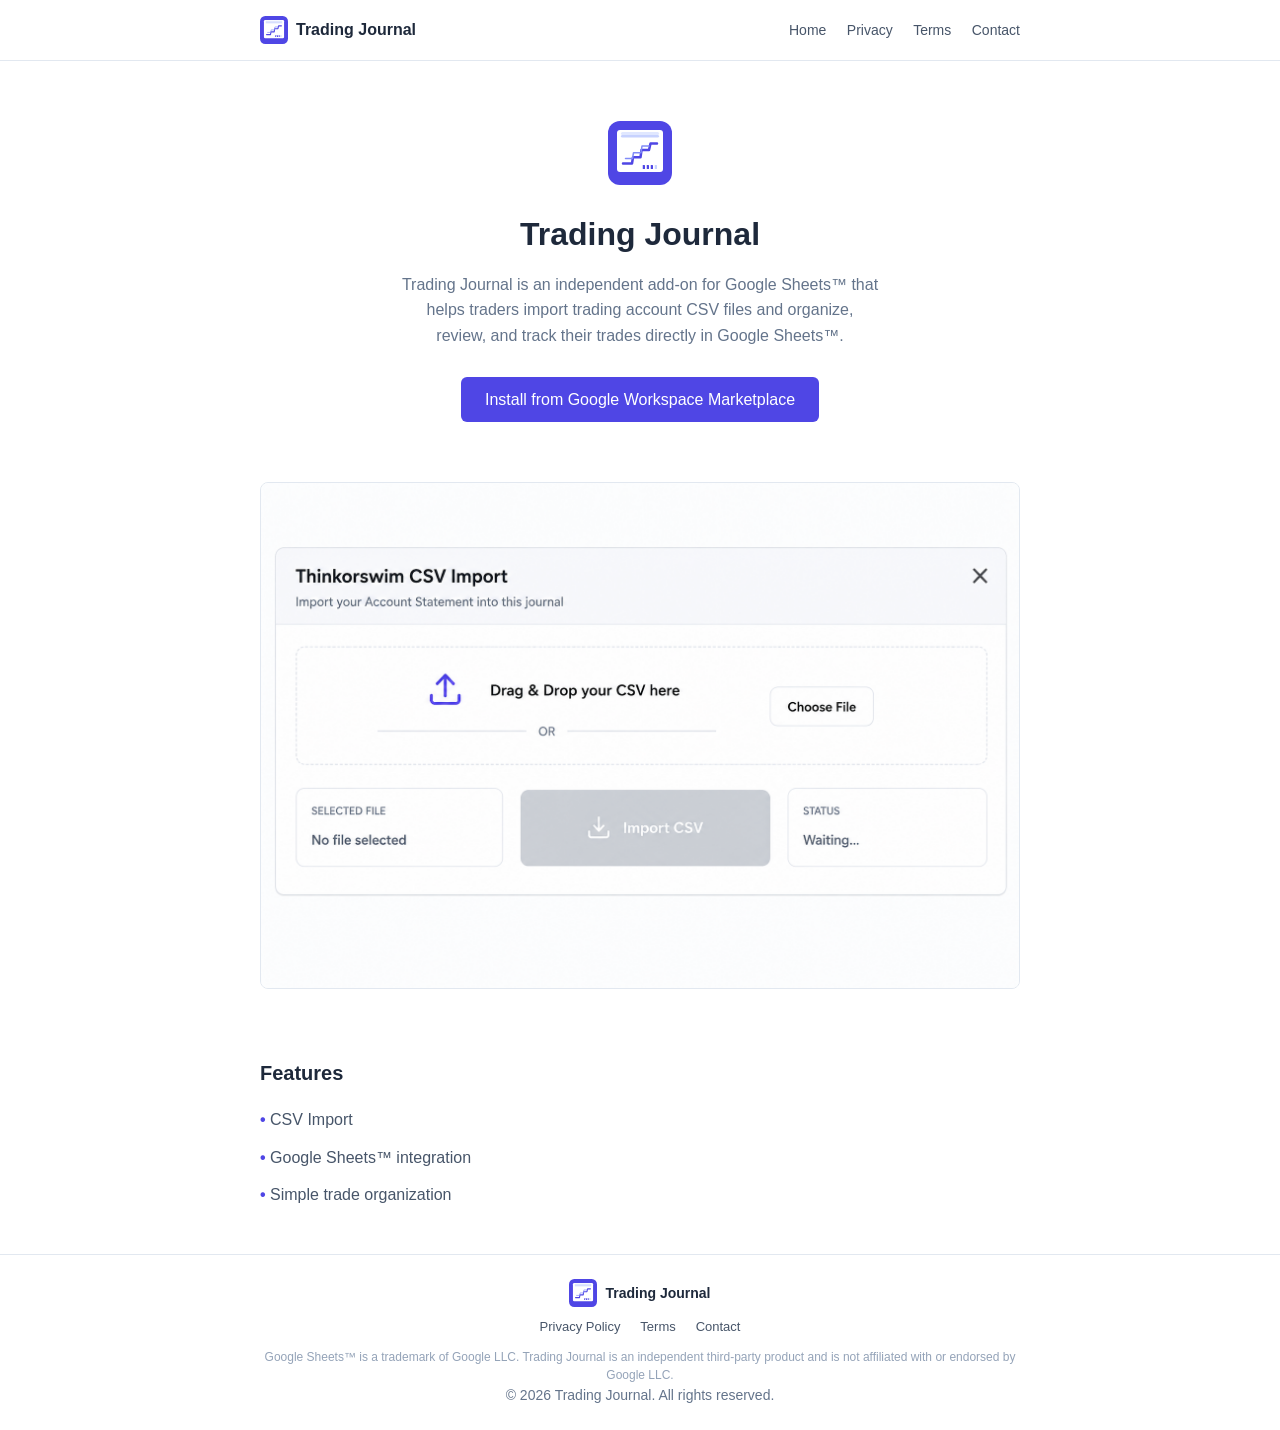
<file: index.html>
<!DOCTYPE html>
<html lang="en">
<head>
  <meta charset="UTF-8">
  <meta name="viewport" content="width=device-width, initial-scale=1.0">
  <meta name="google-site-verification" content="eL1I7CXtEPGwjUUlIbJID39X3HVKyGMa-VBXnorSu9c" />
  <title>Trading Journal</title>
  <meta name="description" content="A simple trading journal add-on for Google Sheets™. Import your trading account CSV and organize your trades directly inside Google Sheets™.">
  <link rel="icon" type="image/svg+xml" href="assets/icon.svg">
  <link rel="stylesheet" href="assets/style.css">
</head>
<body>
  <header>
    <div class="container">
      <a class="brand" href="index.html">
        <img src="assets/icon.svg" alt="Trading Journal icon">
        Trading Journal
      </a>
      <nav>
        <a href="index.html">Home</a>
        <a href="privacy.html">Privacy</a>
        <a href="terms.html">Terms</a>
        <a href="contact.html">Contact</a>
      </nav>
    </div>
  </header>

  <main>
    <section class="hero">
      <div class="container">
        <img src="assets/icon.svg" alt="Trading Journal icon">
        <h1>Trading Journal</h1>
        <p>Trading Journal is an independent add-on for Google Sheets™ that helps traders import trading account CSV files and organize, review, and track their trades directly in Google Sheets™.</p>
        <a class="btn" href="https://workspace.google.com/marketplace/" target="_blank" rel="noopener">Install from Google Workspace Marketplace</a>
      </div>
    </section>

    <section class="screenshot">
      <div class="container">
        <img src="assets/screenshot.png" alt="Trading Journal add-on screenshot showing CSV import in Google Sheets™">
      </div>
    </section>

    <section class="features">
      <div class="container">
        <h2>Features</h2>
        <ul>
          <li>CSV Import</li>
          <li>Google Sheets™ integration</li>
          <li>Simple trade organization</li>
        </ul>
      </div>
    </section>
  </main>

  <footer>
    <div class="container">
      <div class="brand">
        <img src="assets/icon.svg" alt="Trading Journal icon">
        Trading Journal
      </div>
      <nav>
        <a href="privacy.html">Privacy Policy</a>
        <a href="terms.html">Terms</a>
        <a href="contact.html">Contact</a>
      </nav>
      <p class="trademark-disclaimer">Google Sheets™ is a trademark of Google LLC. Trading Journal is an independent third-party product and is not affiliated with or endorsed by Google LLC.</p>
      <p>&copy; 2026 Trading Journal. All rights reserved.</p>
    </div>
  </footer>
</body>
</html>
</file>
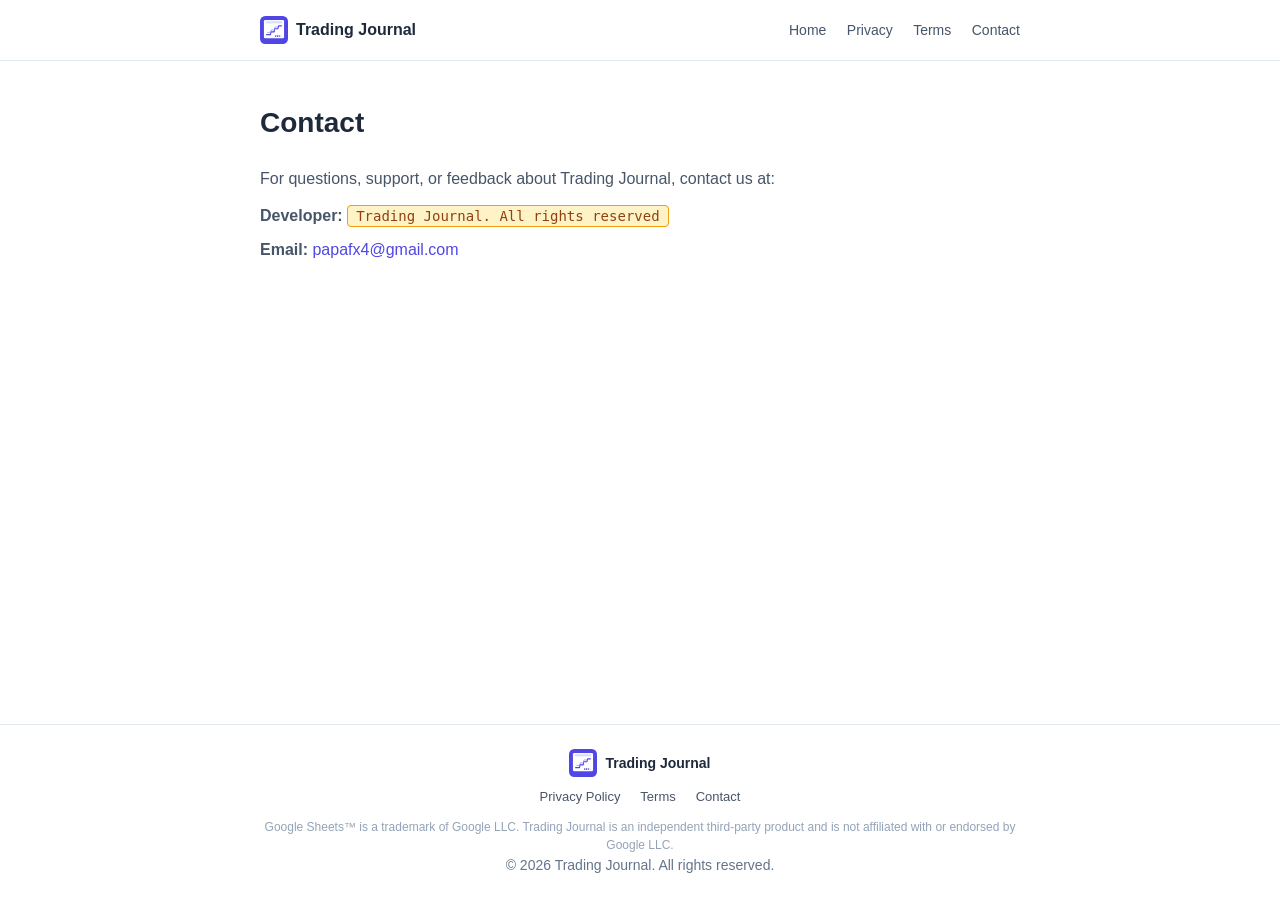
<file: contact.html>
<!DOCTYPE html>
<html lang="en">
<head>
  <meta charset="UTF-8">
  <meta name="viewport" content="width=device-width, initial-scale=1.0">
  <title>Contact - Trading Journal</title>
  <meta name="description" content="Contact the developer of Trading Journal, an independent Google Sheets™ add-on.">
  <link rel="icon" type="image/svg+xml" href="assets/icon.svg">
  <link rel="stylesheet" href="assets/style.css">
</head>
<body>
  <header>
    <div class="container">
      <a class="brand" href="index.html">
        <img src="assets/icon.svg" alt="Trading Journal icon">
        Trading Journal
      </a>
      <nav>
        <a href="index.html">Home</a>
        <a href="privacy.html">Privacy</a>
        <a href="terms.html">Terms</a>
        <a href="contact.html">Contact</a>
      </nav>
    </div>
  </header>

  <main>
    <section class="page">
      <div class="container">
        <h1>Contact</h1>
        <p>For questions, support, or feedback about Trading Journal, contact us at:</p>
        <div class="contact-info">
          <p><strong>Developer:</strong> <span class="placeholder">Trading Journal. All rights reserved</span></p>
          <p><strong>Email:</strong> <a href="mailto:papafx4@gmail.com">papafx4@gmail.com</a></p>
        </div>
      </div>
    </section>
  </main>

  <footer>
    <div class="container">
      <div class="brand">
        <img src="assets/icon.svg" alt="Trading Journal icon">
        Trading Journal
      </div>
      <nav>
        <a href="privacy.html">Privacy Policy</a>
        <a href="terms.html">Terms</a>
        <a href="contact.html">Contact</a>
      </nav>
      <p class="trademark-disclaimer">Google Sheets™ is a trademark of Google LLC. Trading Journal is an independent third-party product and is not affiliated with or endorsed by Google LLC.</p>
      <p>&copy; 2026 Trading Journal. All rights reserved.</p>
    </div>
  </footer>
</body>
</html>
</file>
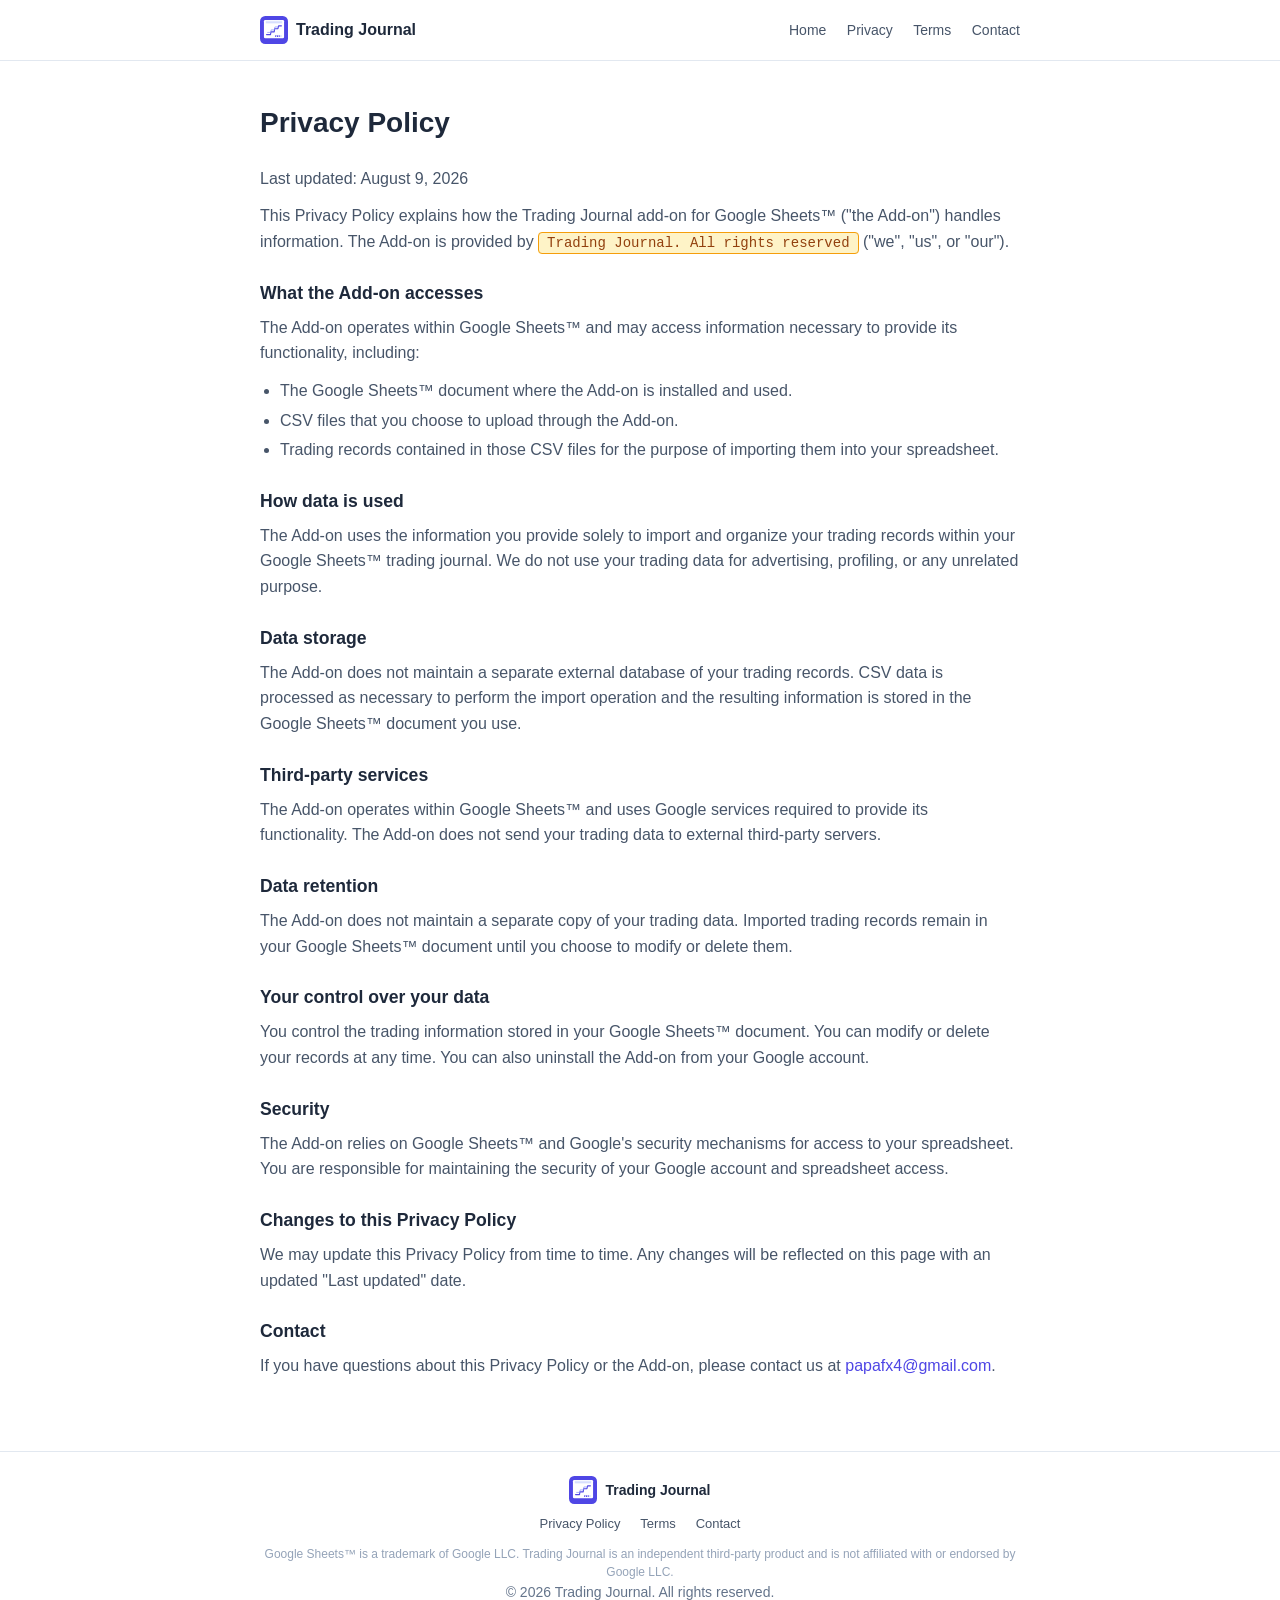
<file: privacy.html>
<!DOCTYPE html>
<html lang="en">
<head>
  <meta charset="UTF-8">
  <meta name="viewport" content="width=device-width, initial-scale=1.0">
  <title>Privacy Policy - Trading Journal</title>
  <meta name="description" content="Privacy policy for Trading Journal, an independent Google Sheets™ add-on.">
  <link rel="icon" type="image/svg+xml" href="assets/icon.svg">
  <link rel="stylesheet" href="assets/style.css">
</head>
<body>
  <header>
    <div class="container">
      <a class="brand" href="index.html">
        <img src="assets/icon.svg" alt="Trading Journal icon">
        Trading Journal
      </a>
      <nav>
        <a href="index.html">Home</a>
        <a href="privacy.html">Privacy</a>
        <a href="terms.html">Terms</a>
        <a href="contact.html">Contact</a>
      </nav>
    </div>
  </header>
<main>
  <section class="page">
    <div class="container">
      <h1>Privacy Policy</h1>
      <p>Last updated: August 9, 2026</p>

      <p>
        This Privacy Policy explains how the Trading Journal add-on for Google Sheets™
        ("the Add-on") handles information. The Add-on is provided by
        <span class="placeholder">Trading Journal. All rights reserved</span> ("we", "us", or "our").
      </p>

      <h2>What the Add-on accesses</h2>
      <p>
        The Add-on operates within Google Sheets™ and may access information
        necessary to provide its functionality, including:
      </p>
      <ul>
        <li>The Google Sheets™ document where the Add-on is installed and used.</li>
        <li>CSV files that you choose to upload through the Add-on.</li>
        <li>Trading records contained in those CSV files for the purpose of importing them into your spreadsheet.</li>
      </ul>

      <h2>How data is used</h2>
      <p>
        The Add-on uses the information you provide solely to import and
        organize your trading records within your Google Sheets™ trading journal.
        We do not use your trading data for advertising, profiling, or any
        unrelated purpose.
      </p>

      <h2>Data storage</h2>
      <p>
        The Add-on does not maintain a separate external database of your
        trading records. CSV data is processed as necessary to perform the
        import operation and the resulting information is stored in the
        Google Sheets™ document you use.
      </p>

      <h2>Third-party services</h2>
      <p>
        The Add-on operates within Google Sheets™ and uses Google services
        required to provide its functionality. The Add-on does not send your
        trading data to external third-party servers.
      </p>

      <h2>Data retention</h2>
      <p>
        The Add-on does not maintain a separate copy of your trading data.
        Imported trading records remain in your Google Sheets™ document until
        you choose to modify or delete them.
      </p>

      <h2>Your control over your data</h2>
      <p>
        You control the trading information stored in your Google Sheets™
        document. You can modify or delete your records at any time.
        You can also uninstall the Add-on from your Google account.
      </p>

      <h2>Security</h2>
      <p>
        The Add-on relies on Google Sheets™ and Google's security mechanisms
        for access to your spreadsheet. You are responsible for maintaining
        the security of your Google account and spreadsheet access.
      </p>

      <h2>Changes to this Privacy Policy</h2>
      <p>
        We may update this Privacy Policy from time to time. Any changes will
        be reflected on this page with an updated "Last updated" date.
      </p>

      <h2>Contact</h2>
      <p>
        If you have questions about this Privacy Policy or the Add-on, please
        contact us at
        <a href="mailto:papafx4@gmail.com">papafx4@gmail.com</a>.
      </p>
    </div>
  </section>
</main>

  <footer>
    <div class="container">
      <div class="brand">
        <img src="assets/icon.svg" alt="Trading Journal icon">
        Trading Journal
      </div>
      <nav>
        <a href="privacy.html">Privacy Policy</a>
        <a href="terms.html">Terms</a>
        <a href="contact.html">Contact</a>
      </nav>
      <p class="trademark-disclaimer">Google Sheets™ is a trademark of Google LLC. Trading Journal is an independent third-party product and is not affiliated with or endorsed by Google LLC.</p>
      <p>&copy; 2026 Trading Journal. All rights reserved.</p>
    </div>
  </footer>
</body>
</html>
</file>
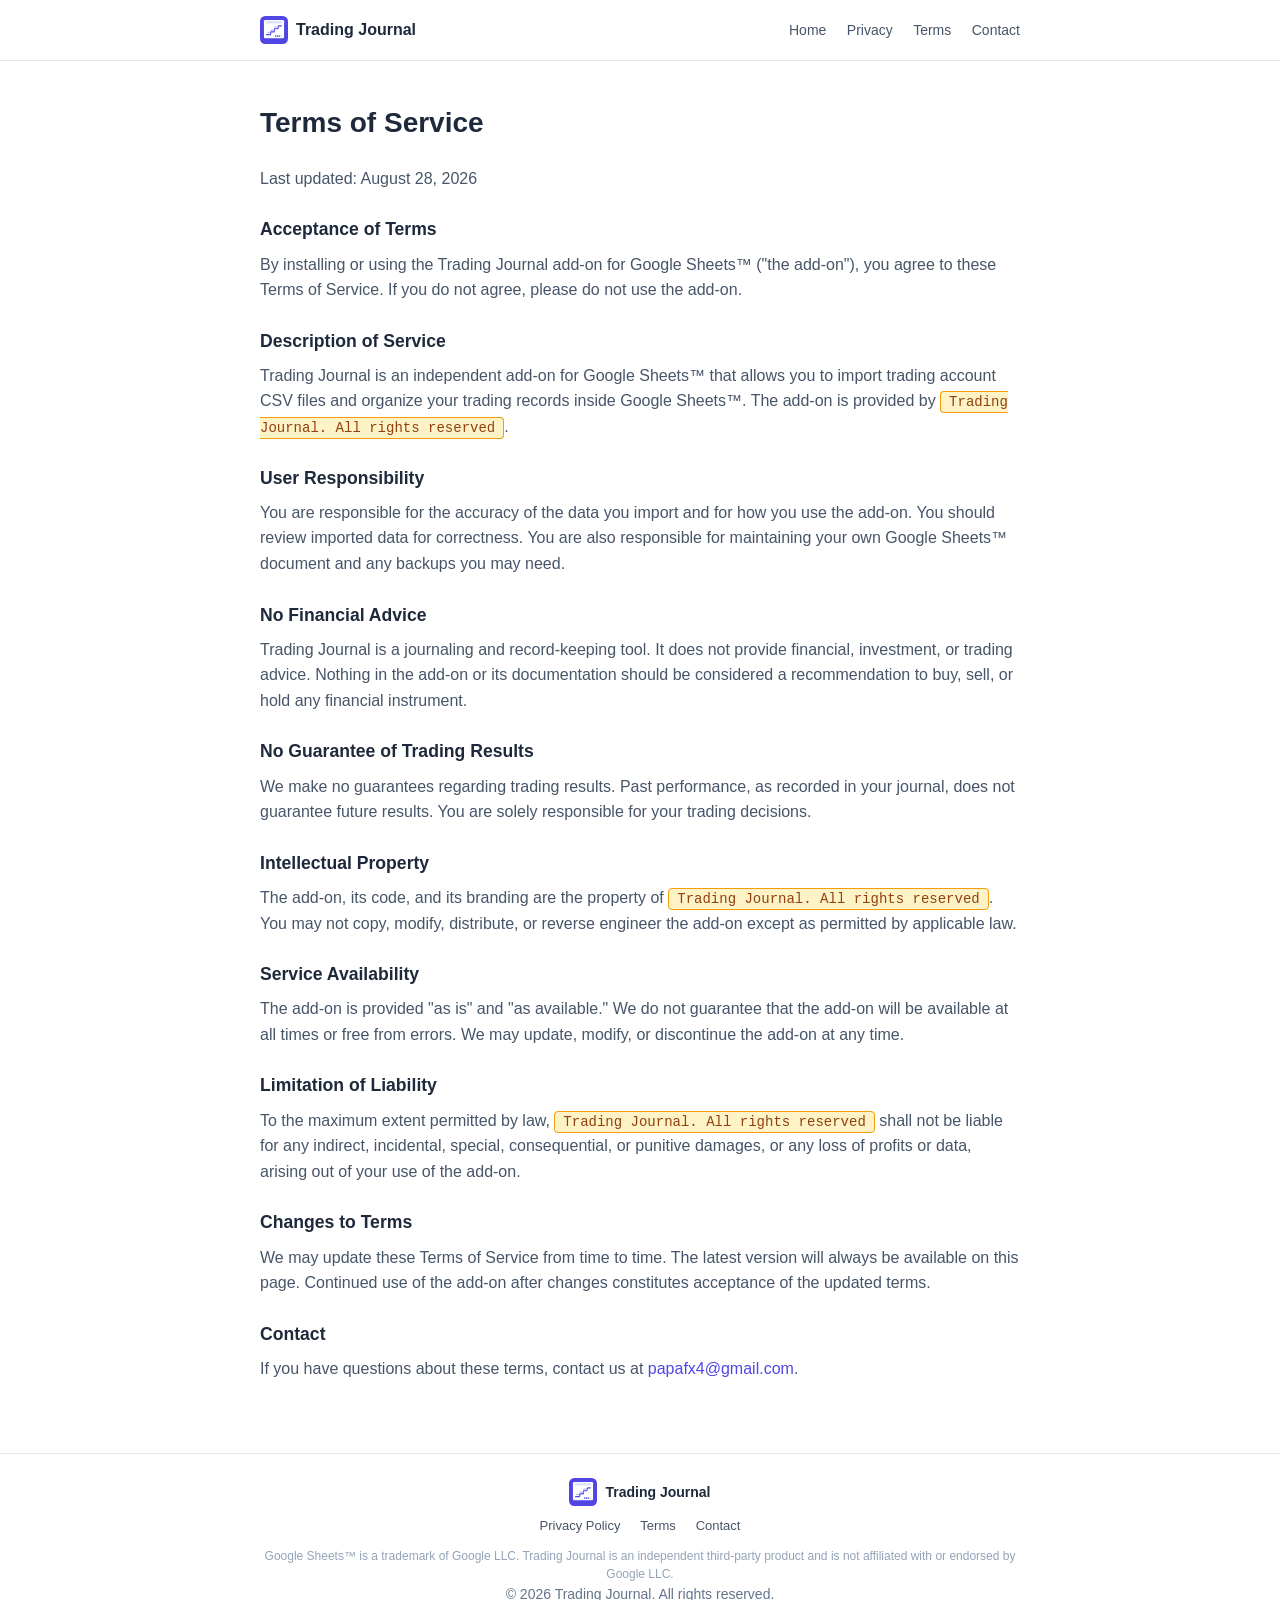
<file: terms.html>
<!DOCTYPE html>
<html lang="en">
<head>
  <meta charset="UTF-8">
  <meta name="viewport" content="width=device-width, initial-scale=1.0">
  <title>Terms of Service - Trading Journal</title>
  <meta name="description" content="Terms of service for Trading Journal, an independent Google Sheets™ add-on.">
  <link rel="icon" type="image/svg+xml" href="assets/icon.svg">
  <link rel="stylesheet" href="assets/style.css">
</head>
<body>
  <header>
    <div class="container">
      <a class="brand" href="index.html">
        <img src="assets/icon.svg" alt="Trading Journal icon">
        Trading Journal
      </a>
      <nav>
        <a href="index.html">Home</a>
        <a href="privacy.html">Privacy</a>
        <a href="terms.html">Terms</a>
        <a href="contact.html">Contact</a>
      </nav>
    </div>
  </header>

  <main>
    <section class="page">
      <div class="container">
        <h1>Terms of Service</h1>
        <p>Last updated: August 28, 2026</p>

        <h2>Acceptance of Terms</h2>
        <p>By installing or using the Trading Journal add-on for Google Sheets™ ("the add-on"), you agree to these Terms of Service. If you do not agree, please do not use the add-on.</p>

        <h2>Description of Service</h2>
        <p>Trading Journal is an independent add-on for Google Sheets™ that allows you to import trading account CSV files and organize your trading records inside Google Sheets™. The add-on is provided by <span class="placeholder">Trading Journal. All rights reserved</span>.</p>

        <h2>User Responsibility</h2>
        <p>You are responsible for the accuracy of the data you import and for how you use the add-on. You should review imported data for correctness. You are also responsible for maintaining your own Google Sheets™ document and any backups you may need.</p>

        <h2>No Financial Advice</h2>
        <p>Trading Journal is a journaling and record-keeping tool. It does not provide financial, investment, or trading advice. Nothing in the add-on or its documentation should be considered a recommendation to buy, sell, or hold any financial instrument.</p>

        <h2>No Guarantee of Trading Results</h2>
        <p>We make no guarantees regarding trading results. Past performance, as recorded in your journal, does not guarantee future results. You are solely responsible for your trading decisions.</p>

        <h2>Intellectual Property</h2>
        <p>The add-on, its code, and its branding are the property of <span class="placeholder">Trading Journal. All rights reserved</span>. You may not copy, modify, distribute, or reverse engineer the add-on except as permitted by applicable law.</p>

        <h2>Service Availability</h2>
        <p>The add-on is provided "as is" and "as available." We do not guarantee that the add-on will be available at all times or free from errors. We may update, modify, or discontinue the add-on at any time.</p>

        <h2>Limitation of Liability</h2>
        <p>To the maximum extent permitted by law, <span class="placeholder">Trading Journal. All rights reserved</span> shall not be liable for any indirect, incidental, special, consequential, or punitive damages, or any loss of profits or data, arising out of your use of the add-on.</p>

        <h2>Changes to Terms</h2>
        <p>We may update these Terms of Service from time to time. The latest version will always be available on this page. Continued use of the add-on after changes constitutes acceptance of the updated terms.</p>

        <h2>Contact</h2>
        <p>If you have questions about these terms, contact us at <a href="mailto:papafx4@gmail.com">papafx4@gmail.com</a>.</p>
      </div>
    </section>
  </main>

  <footer>
    <div class="container">
      <div class="brand">
        <img src="assets/icon.svg" alt="Trading Journal icon">
        Trading Journal
      </div>
      <nav>
        <a href="privacy.html">Privacy Policy</a>
        <a href="terms.html">Terms</a>
        <a href="contact.html">Contact</a>
      </nav>
      <p class="trademark-disclaimer">Google Sheets™ is a trademark of Google LLC. Trading Journal is an independent third-party product and is not affiliated with or endorsed by Google LLC.</p>
      <p>&copy; 2026 Trading Journal. All rights reserved.</p>
    </div>
  </footer>
</body>
</html>
</file>
<file: assets/style.css>
/* Trading Journal - simple site styles */
* { margin: 0; padding: 0; box-sizing: border-box; }

body {
  font-family: -apple-system, BlinkMacSystemFont, "Segoe UI", Roboto, Arial, sans-serif;
  color: #1e293b;
  background: #fff;
  line-height: 1.6;
  display: flex;
  flex-direction: column;
  min-height: 100vh;
}

main { flex: 1; }

.container { max-width: 800px; margin: 0 auto; padding: 0 20px; }

a { color: #4f46e5; text-decoration: none; }
a:hover { text-decoration: underline; }

/* Header */
header {
  border-bottom: 1px solid #e2e8f0;
  padding: 16px 0;
}
header .container {
  display: flex;
  align-items: center;
  justify-content: space-between;
}
.brand {
  display: flex;
  align-items: center;
  gap: 8px;
  font-weight: 600;
  color: #1e293b;
}
.brand img { width: 28px; height: 28px; }
.brand:hover { text-decoration: none; }

nav a {
  margin-left: 16px;
  font-size: 14px;
  color: #475569;
}
nav a:hover { color: #4f46e5; }

/* Hero */
.hero { text-align: center; padding: 60px 0 40px; }
.hero img { width: 64px; height: 64px; margin: 0 auto 16px; }
.hero h1 { font-size: 2rem; margin-bottom: 12px; }
.hero p { color: #64748b; max-width: 480px; margin: 0 auto 8px; }

.btn {
  display: inline-block;
  background: #4f46e5;
  color: #fff;
  padding: 10px 24px;
  border-radius: 6px;
  font-weight: 500;
  margin-top: 20px;
}
.btn:hover { background: #4338ca; text-decoration: none; }

/* Screenshot */
.screenshot { padding: 20px 0 40px; }
.screenshot img {
  width: 100%;
  border: 1px solid #e2e8f0;
  border-radius: 8px;
}

/* Features */
.features { padding: 20px 0 40px; }
.features h2 { font-size: 1.25rem; margin-bottom: 12px; }
.features ul { list-style: none; }
.features li { padding: 6px 0; color: #475569; }
.features li::before { content: "• "; color: #4f46e5; font-weight: bold; }

/* Inner pages */
.page { padding: 40px 0 60px; }
.page h1 { font-size: 1.75rem; margin-bottom: 20px; }
.page h2 { font-size: 1.1rem; margin: 24px 0 8px; }
.page p { color: #475569; margin-bottom: 12px; }
.page ul { padding-left: 20px; margin-bottom: 12px; color: #475569; }
.page li { margin-bottom: 4px; }

.placeholder {
  background: #fef3c7;
  border: 1px solid #f59e0b;
  border-radius: 4px;
  padding: 2px 8px;
  font-family: monospace;
  font-size: 14px;
  color: #92400e;
}

/* Contact */
.contact-info { margin-top: 8px; }
.contact-info p { margin-bottom: 8px; }

/* Footer */
footer {
  border-top: 1px solid #e2e8f0;
  padding: 24px 0;
  text-align: center;
  font-size: 14px;
  color: #64748b;
}
footer .brand { justify-content: center; margin-bottom: 8px; }
footer nav { margin-bottom: 8px; }
footer nav a { margin: 0 8px; font-size: 13px; }
footer .trademark-disclaimer {
  margin-top: 10px;
  font-size: 12px;
  color: #94a3b8;
  line-height: 1.5;
}

@media (max-width: 600px) {
  header .container { flex-direction: column; gap: 8px; }
  nav a { margin: 0 8px; }
  .hero { padding: 40px 0 24px; }
}
</file>
